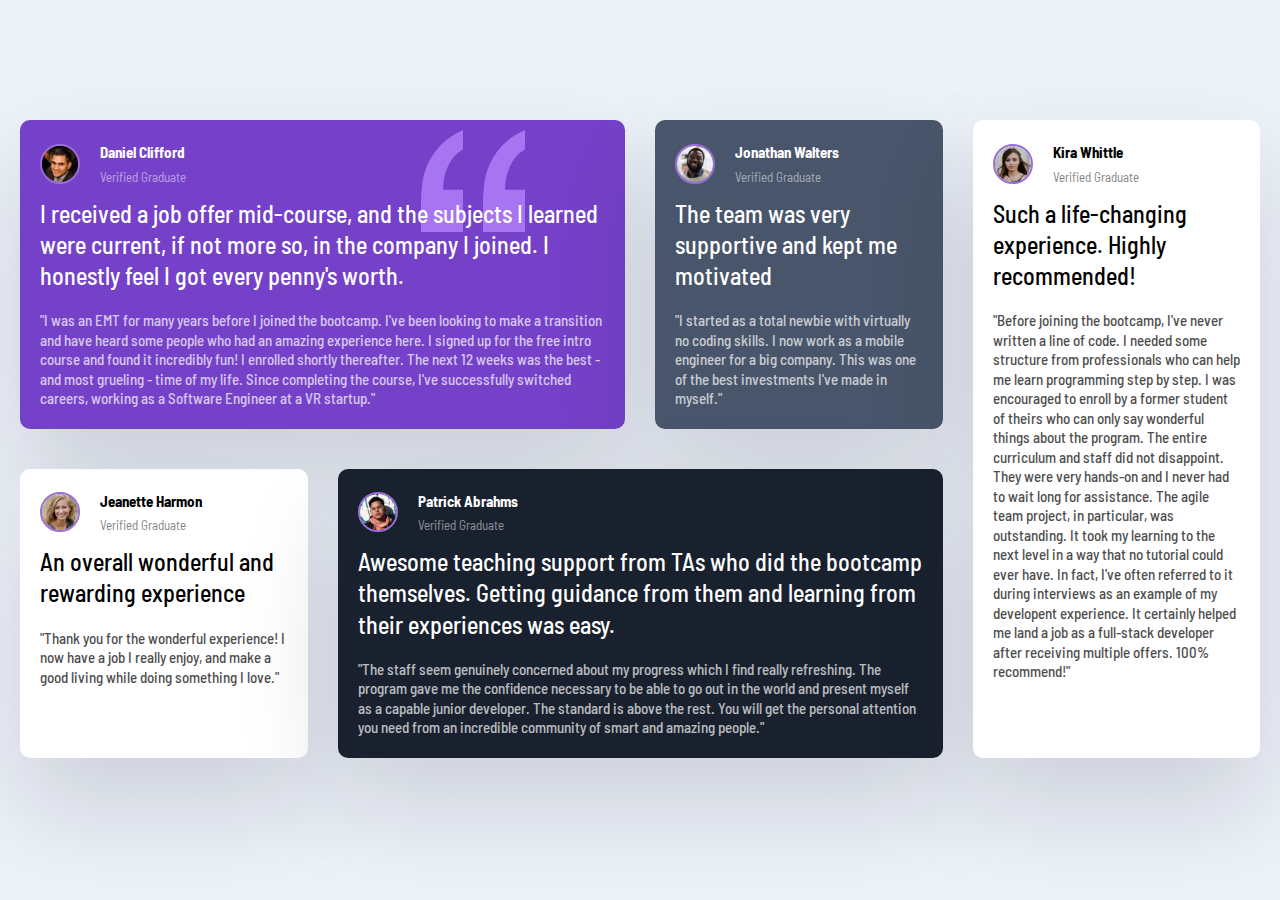
<file: index.html>
<!DOCTYPE html>
<html lang="en">

<head>
  <meta charset="UTF-8">
  <meta http-equiv="X-UA-Compatible" content="IE=edge">
  <meta name="viewport" content="width=device-width, initial-scale=1.0">
  <link rel="stylesheet" href="index.css">
  <title>Testimonials</title>
</head>

<body>
  <div class="testimonials">
    <div class="card card--bg-purple">
      <header class="card__header">
        <img src="images/image-daniel.jpg" class="card__img" alt="">
        <div>
          <h3>Daniel Clifford</h3>
          <p>Verified Graduate</p>
        </div>
      </header>
        <p class="card__lead">
          I received a job offer mid-course, and the subjects I learned were
          current, if not more so, in the company I joined. I honestly feel I
          got every penny's worth.
        </p>
        <p class="card__quote">
          "I was an EMT for many years before I joined the bootcamp. I've been
          looking to make a transition and have heard some people who had an
          amazing experience here. I signed up for the free intro course and
          found it incredibly fun! I enrolled shortly thereafter. The next 12
          weeks was the best - and most grueling - time of my life. Since
          completing the course, I've successfully switched careers, working as
          a Software Engineer at a VR startup."
        </p>
    </div>

    <div class="card card--bg-gray-blue">
      <header class="card__header">
        <img src="images/image-jonathan.jpg" class="card__img" alt="" />
        <div>
          <h3>Jonathan Walters</h3>
          <p>Verified Graduate</p>
        </div>
      </header>
      <p class="card__lead">
        The team was very supportive and kept me motivated
      </p>
      <p class="card__quote">
        "I started as a total newbie with virtually no coding skills. I now
        work as a mobile engineer for a big company. This was one of the best
        investments I've made in myself."
      </p>
    </div>

    <div class="card">
      <header class="card__header">
        <img src="images/image-jeanette.jpg" class="card__img" alt="" />
        <div>
          <h3>Jeanette Harmon</h3>
          <p>Verified Graduate</p>
        </div>
      </header>
      <p class="card__lead">An overall wonderful and rewarding experience</p>
      <p class="card__quote">
        "Thank you for the wonderful experience! I now have a job I really
        enjoy, and make a good living while doing something I love."
      </p>
    </div>

    <div class="card card--bg-black-blue">
      <header class="card__header">
        <img src="images/image-patrick.jpg" class="card__img" alt="" />
        <div>
          <h3>Patrick Abrahms</h3>
          <p>Verified Graduate</p>
        </div>
      </header>
      <p class="card__lead">
        Awesome teaching support from TAs who did the bootcamp themselves.
        Getting guidance from them and learning from their experiences was
        easy.
      </p>
      <p class="card__quote">
        "The staff seem genuinely concerned about my progress which I find
        really refreshing. The program gave me the confidence necessary to be
        able to go out in the world and present myself as a capable junior
        developer. The standard is above the rest. You will get the personal
        attention you need from an incredible community of smart and amazing
        people."
      </p>
    </div>

    <div class="card">
      <header class="card__header">
        <img src="images/image-kira.jpg" class="card__img" alt="" />
        <div>
          <h3>Kira Whittle</h3>
          <p>Verified Graduate</p>
        </div>
      </header>
      <p class="card__lead">
        Such a life-changing experience. Highly recommended!
      </p>
      <p class="card__quote">
        "Before joining the bootcamp, I've never written a line of code. I
        needed some structure from professionals who can help me learn
        programming step by step. I was encouraged to enroll by a former
        student of theirs who can only say wonderful things about the program.
        The entire curriculum and staff did not disappoint. They were very
        hands-on and I never had to wait long for assistance. The agile team
        project, in particular, was outstanding. It took my learning to the
        next level in a way that no tutorial could ever have. In fact, I've
        often referred to it during interviews as an example of my developent
        experience. It certainly helped me land a job as a full-stack
        developer after receiving multiple offers. 100% recommend!"
      </p>
    </div>
  </div>

  </div>
</body>

</html>
</file>
<file: index.css>
@import url('https://fonts.googleapis.com/css2?family=Barlow+Semi+Condensed:wght@200;300;400;700&display=swap');

* {
  box-sizing: border-box;
  margin: 0;
  padding: 0;
}

body {
  background: #edf2f8;
  font-family: 'Barlow Semi Condensed', sans-serif;
  line-height: 1.7;
  font-size: 13px;
}

.testimonials {
  max-width: 1440px;
  margin: 100px auto;
  padding: 20px;
  display: grid;
  grid-template-columns: repeat(4, 1fr);
  grid-auto-rows: minmax(20px, auto); 
  gap: 30px;
}

.card {
  background-color: #fff;
  border-radius: 10px;
  padding: 20px;
  box-shadow: rgba(17, 12, 46, 0.15) 0px 48px 100px 0px;
  margin-bottom: 10px;
}

.card__header {
  display: flex;
  align-items: center;
  margin-bottom: 10px;
}

.card__header h3 {
  font-size: 15px;
}

.card__header p {
  opacity: 50%;
}

.card__img {
  width: 40px;
  height: 40px;
  border-radius: 50%;
  border: 2px solid #996ed9;
  margin-right: 20px;
}

.card__lead {
  font-size: 1.5rem;
  font-weight: 500;
  line-height: 1.3;
  margin-bottom: 20px;
}

.card__quote {
  font-size: 15px;
  font-weight: 500;
  line-height: 1.3;
  opacity: 70%;
}

.card--bg-purple  {
  background: hsl(263, 55%, 52%);
  color: #fff;
  background-image: url('./images/bg-pattern-quotation.svg');
  background-repeat: no-repeat;
  background-position: top 10px right 100px;
}

.card--bg-gray-blue {
  background: hsl(217, 19%, 35%);
  color: #fff;
}

.card--bg-black-blue {
  background: hsl(219, 29%, 14%);
  color: #fff;
}

.card:nth-of-type(1) {
  grid-column: 1 / 3;
} 

.card:nth-of-type(4) {
   grid-column: 2 / 4;
   grid-row: 2;
}
.card:nth-of-type(5) {
   grid-column: 4;
   grid-row: 1 / 3;
}


@media(max-width: 768px) {
  .testimonials {
    grid-template-columns: 1fr;
    width: 100%;
  }
  .card:nth-of-type(1) {
  grid-column: 1;
  grid-row: 1;
  background-position: top 10px right 20px;
 } 
  

.card:nth-of-type(4) {
   grid-column: 1;
   grid-row: 4;
 }
.card:nth-of-type(5) {
   grid-column: 1;
   grid-row: 5;
 }
}
</file>
